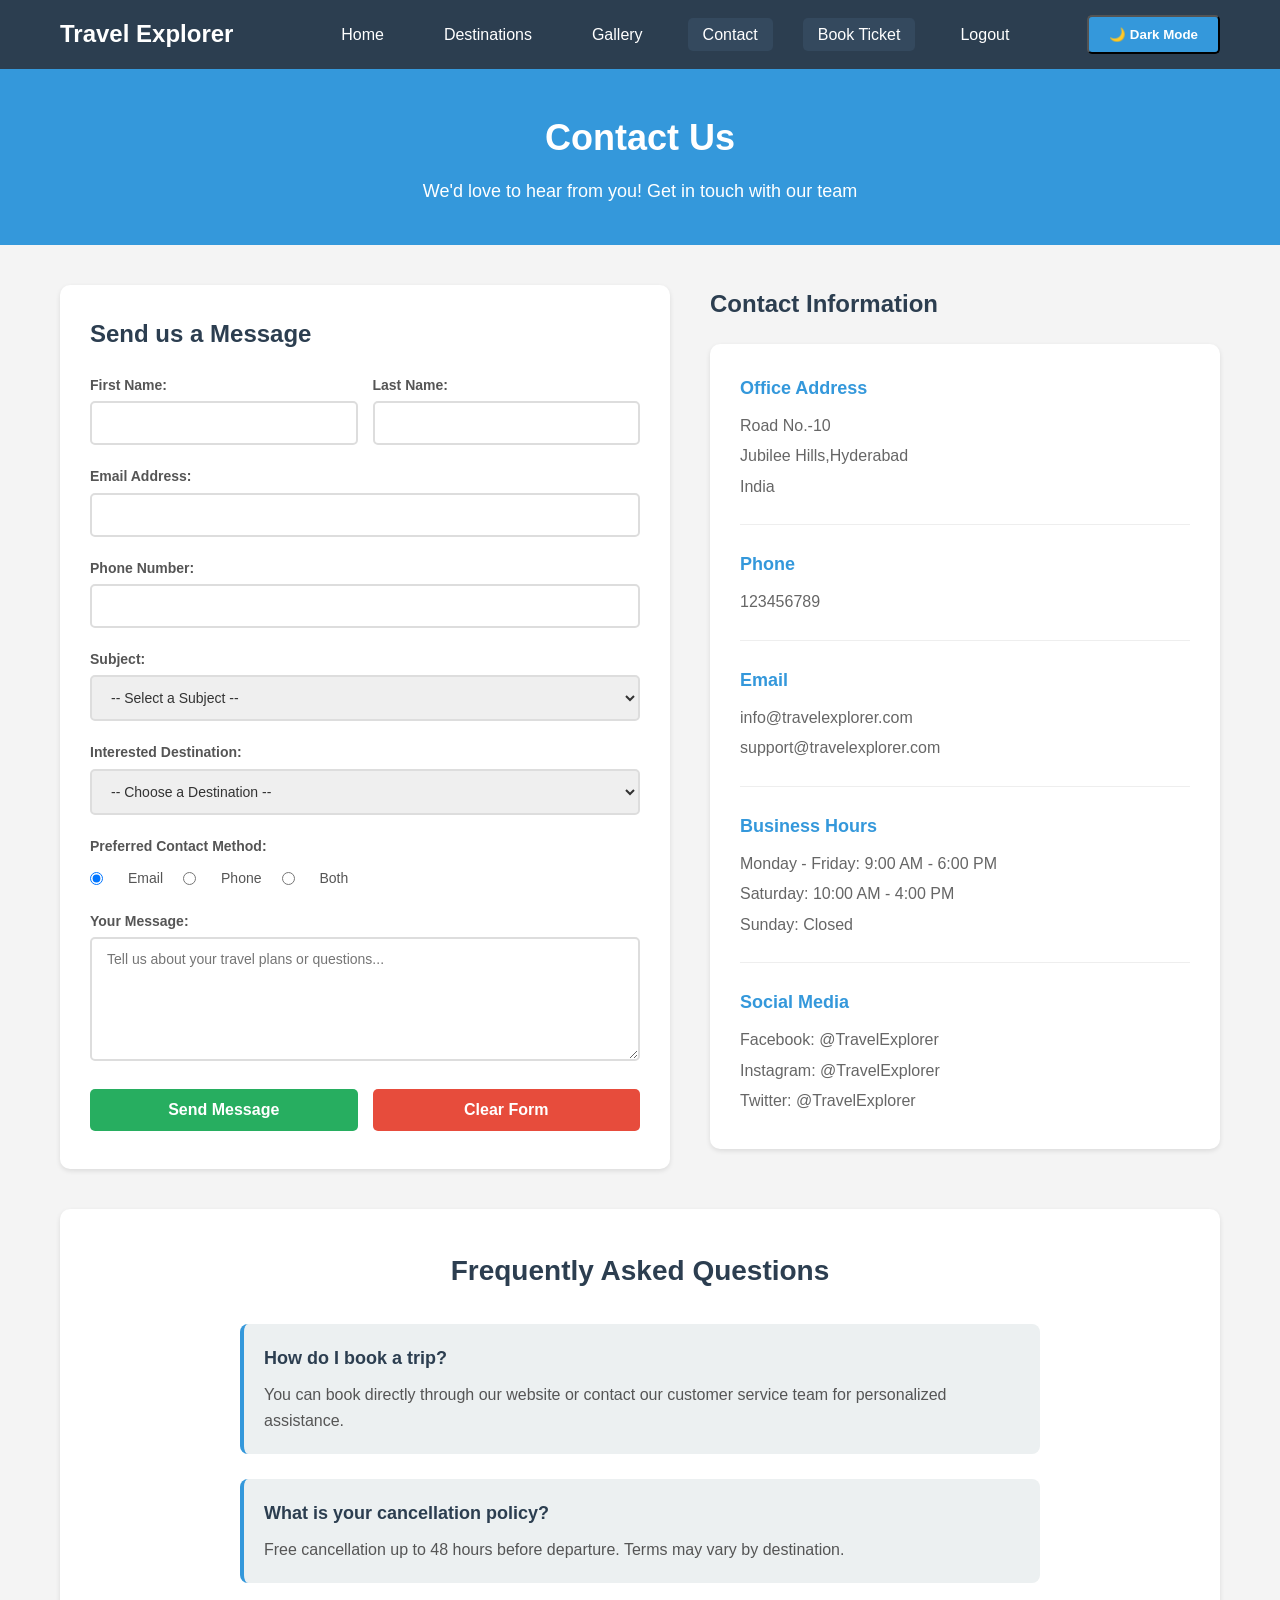
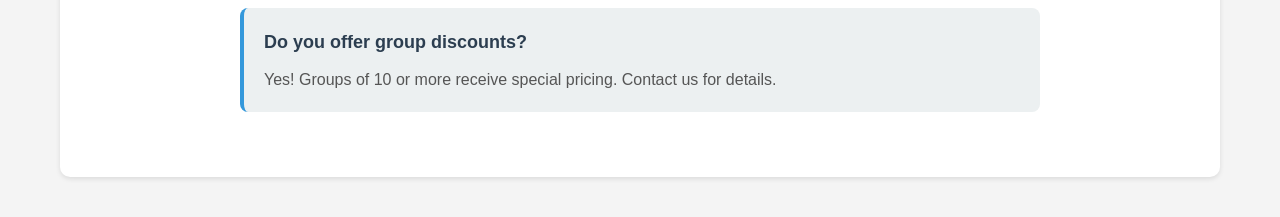
<file: contact.html>
<!DOCTYPE html>
<html lang="en">
<head>
    <meta charset="UTF-8">
    <meta name="viewport" content="width=device-width, initial-scale=1.0">
    <title>Travel Explorer - Contact Us</title>
    <link rel="stylesheet" href="styles.css">
</head>
<body>

    <div class="navbar">
        <div class="nav-container">
            <h2 class="nav-logo">Travel Explorer</h2>
            <ul class="nav-menu">
                <li><a href="home.html" class="nav-link">Home</a></li>
                <li><a href="destinations.html" class="nav-link">Destinations</a></li>
                <li><a href="gallery.html" class="nav-link">Gallery</a></li>
                <li><a href="contact.html" class="nav-link active">Contact</a></li>
                <li><a href="booking.html" class="nav-link active">Book Ticket</a></li>
                <li><a href="index.html" class="nav-link">Logout</a></li>
                
            </ul>
            <button id="darkModeToggle" class="btn">🌙 Dark Mode</button>
        </div>
    </div>


    <div class="page-header">
        <h1>Contact Us</h1>
        <p>We'd love to hear from you! Get in touch with our team</p>
    </div>


    <div class="container">
        <div class="contact-wrapper">
            <!-- Contact Form -->
            <div class="contact-form-section">
                <h2>Send us a Message</h2>
                <form id="contactForm" class="contact-form">
                    <div class="form-row">
                        <div class="form-group">
                            <label for="firstname">First Name:</label>
                            <input type="text" id="firstname" name="firstname" required>
                        </div>
                        <div class="form-group">
                            <label for="lastname">Last Name:</label>
                            <input type="text" id="lastname" name="lastname" required>
                        </div>
                    </div>

                    <div class="form-group">
                        <label for="email">Email Address:</label>
                        <input type="email" id="email" name="email" required>
                    </div>

                    <div class="form-group">
                        <label for="phone">Phone Number:</label>
                        <input type="tel" id="phone" name="phone" >
                    </div>

                    <div class="form-group">
                        <label for="subject">Subject:</label>
                        <select id="subject" name="subject" required>
                            <option value="">-- Select a Subject --</option>
                            <option value="general">General Inquiry</option>
                            <option value="booking">Booking Assistance</option>
                            <option value="feedback">Feedback</option>
                            <option value="complaint">Complaint</option>
                            <option value="other">Other</option>
                        </select>
                    </div>

                    <div class="form-group">
                        <label for="destination">Interested Destination:</label>
                        <select id="destination" name="destination">
                            <option value="">-- Choose a Destination --</option>
                            <option value="paris">Paris, France</option>
                            <option value="santorini">Santorini, Greece</option>
                            <option value="tokyo">Tokyo, Japan</option>
                            <option value="bali">Bali, Indonesia</option>
                            <option value="other">Other</option>
                        </select>
                    </div>

                    <div class="form-group">
                        <label>Preferred Contact Method:</label>
                        <div class="radio-group">
                            <input type="radio" id="contact-email" name="contact-method" value="email" checked>
                            <label for="contact-email">Email</label>
                            
                            <input type="radio" id="contact-phone" name="contact-method" value="phone">
                            <label for="contact-phone">Phone</label>
                            
                            <input type="radio" id="contact-both" name="contact-method" value="both">
                            <label for="contact-both">Both</label>
                        </div>
                    </div>

                    <div class="form-group">
                        <label for="message">Your Message:</label>
                        <textarea id="message" name="message" rows="6" placeholder="Tell us about your travel plans or questions..." required></textarea>
                    </div>

                    <div class="form-buttons">
                        <button type="submit" class="btn-submit">Send Message</button>
                        <button type="reset" class="btn-reset">Clear Form</button>
                    </div>
                </form>
            </div>

            <!-- Contact Information -->
            <div class="contact-info-section">
                <h2>Contact Information</h2>
                <div class="contact-details">
                    <div class="contact-item">
                        <h3>Office Address</h3>
                        <p>Road No.-10</p>
                        <p>Jubilee Hills,Hyderabad</p>
                        <p>India</p>
                    </div>

                    <div class="contact-item">
                        <h3>Phone</h3>
                        <p>123456789</p>
                        
                    </div>

                    <div class="contact-item">
                        <h3>Email</h3>
                        <p>info@travelexplorer.com</p>
                        <p>support@travelexplorer.com</p>
                    </div>

                    <div class="contact-item">
                        <h3>Business Hours</h3>
                        <p>Monday - Friday: 9:00 AM - 6:00 PM</p>
                        <p>Saturday: 10:00 AM - 4:00 PM</p>
                        <p>Sunday: Closed</p>
                    </div>

                    <div class="contact-item">
                        <h3>Social Media</h3>
                        <p>Facebook: @TravelExplorer</p>
                        <p>Instagram: @TravelExplorer</p>
                        <p>Twitter: @TravelExplorer</p>
                    </div>
                </div>

                
            </div>
        </div>

        <!-- FAQ Section -->
        <div class="faq-section">
            <h2>Frequently Asked Questions</h2>
            <div class="faq-list">
                <div class="faq-item">
                    <h4>How do I book a trip?</h4>
                    <p>You can book directly through our website or contact our customer service team for personalized assistance.</p>
                </div>
                <div class="faq-item">
                    <h4>What is your cancellation policy?</h4>
                    <p>Free cancellation up to 48 hours before departure. Terms may vary by destination.</p>
                </div>
                <div class="faq-item">
                    <h4>Do you offer group discounts?</h4>
                    <p>Yes! Groups of 10 or more receive special pricing. Contact us for details.</p>
                </div>
            </div>
        </div>
    </div>
    <script src="script.js"></script>
</body>
</html>
</file>
<file: styles.css>
* {
    margin: 0;
    padding: 0;
    box-sizing: border-box;
}

body {
    font-family: 'Arial', 'Helvetica', sans-serif;
    line-height: 1.6;
    color: #333;
    background-color: #f4f4f4;
}

/* ----- LOGIN PAGE STYLES ----- */

.login-container {
    width: 100%;
    height: 100vh;
    background: linear-gradient(135deg, #667eea 0%, #764ba2 100%);
    display: flex;
    align-items: center;
    justify-content: center;
    padding: 20px;
}

.login-box {
    background-color: white;
    width: 100%;
    max-width: 450px;
    padding: 40px;
    border-radius: 10px;
    box-shadow: 0 10px 25px rgba(0, 0, 0, 0.2);
    text-align: center;
}

.logo {
    width: 80px;
    height: 80px;
    border-radius: 50%;
    margin-bottom: 20px;
    border: 3px solid #667eea;
}

.login-box h1 {
    font-size: 28px;
    color: #333;
    margin-bottom: 10px;
    font-weight: bold;
}

.tagline {
    color: #666;
    font-size: 14px;
    margin-bottom: 30px;
}

.login-form {
    margin-top: 20px;
}

.form-group {
    margin-bottom: 20px;
    text-align: left;
}

.form-group label {
    display: block;
    margin-bottom: 5px;
    color: #555;
    font-weight: bold;
    font-size: 14px;
}

.form-group input[type="text"],
.form-group input[type="password"],
.form-group input[type="email"],
.form-group input[type="tel"],
.form-group select,
.form-group textarea {
    width: 100%;
    padding: 12px 15px;
    border: 2px solid #ddd;
    border-radius: 5px;
    font-size: 14px;
    font-family: 'Arial', sans-serif;
    color: #333;
}

.form-group input:focus,
.form-group select:focus,
.form-group textarea:focus {
    outline: none;
    border-color: #667eea;
}

.checkbox-group {
    display: flex;
    align-items: center;
    margin-bottom: 15px;
}

.checkbox-group input[type="checkbox"] {
    width: auto;
    margin-right: 8px;
}

.checkbox-group label {
    margin-bottom: 0;
    font-weight: normal;
}

.btn-login {
    width: 100%;
    padding: 12px;
    background-color: #667eea;
    color: white;
    border: none;
    border-radius: 5px;
    font-size: 16px;
    font-weight: bold;
    cursor: pointer;
    margin-top: 10px;
}

.btn-login:hover {
    background-color: #5568d3;
}

.links {
    margin-top: 20px;
    font-size: 14px;
}

.link {
    color: #667eea;
    text-decoration: none;
}

.link:hover {
    text-decoration: underline;
}

.separator {
    margin: 0 10px;
    color: #999;
}

/* ----- NAVIGATION BAR ----- */

.navbar {
    background-color: #2c3e50;
    padding: 0;
    box-shadow: 0 2px 5px rgba(0, 0, 0, 0.1);
}

.nav-container {
    max-width: 1200px;
    margin: 0 auto;
    display: flex;
    justify-content: space-between;
    align-items: center;
    padding: 15px 20px;
}

.nav-logo {
    color: white;
    font-size: 24px;
    font-weight: bold;
    margin: 0;
}

.nav-menu {
    list-style: none;
    display: flex;
    margin: 0;
    padding: 0;
}

.nav-menu li {
    margin-left: 30px;
}

.nav-link {
    color: white;
    text-decoration: none;
    font-size: 16px;
    padding: 8px 15px;
    border-radius: 5px;
}

.nav-link:hover,
.nav-link.active {
    background-color: #34495e;
}

/* ----- HERO SECTION ----- */

.hero {
    position: relative;
    width: 100%;
    height: 400px;
    overflow: hidden;
}

.hero-image {
    width: 100%;
    height: 100%;
    object-fit: cover;
}

.hero-text {
    position: absolute;
    top: 50%;
    left: 50%;
    transform: translate(-50%, -50%);
    text-align: center;
    color: white;
    width: 100%;
    padding: 20px;
}

.hero-text h1 {
    font-size: 48px;
    margin-bottom: 10px;
    text-shadow: 2px 2px 4px rgba(0, 0, 0, 0.7);
}

.hero-text p {
    font-size: 20px;
    text-shadow: 1px 1px 3px rgba(0, 0, 0, 0.7);
}

/* ----- CONTAINER ----- */

.container {
    max-width: 1200px;
    margin: 40px auto;
    padding: 0 20px;
}

/* ----- PAGE HEADER ----- */

.page-header {
    background-color: #3498db;
    color: white;
    padding: 40px 20px;
    text-align: center;
    margin-bottom: 40px;
}

.page-header h1 {
    font-size: 36px;
    margin-bottom: 10px;
}

.page-header p {
    font-size: 18px;
}

/* ----- SECTION TITLE ----- */

.section-title {
    text-align: center;
    font-size: 32px;
    color: #2c3e50;
    margin-bottom: 30px;
    font-weight: bold;
}

/* ----- CARD GRID ----- */

.card-grid {
    display: flex;
    flex-wrap: wrap;
    gap: 30px;
    margin-bottom: 40px;
}

.card {
    flex: 1 1 calc(33.333% - 20px);
    background-color: white;
    border-radius: 10px;
    overflow: hidden;
    box-shadow: 0 4px 6px rgba(0, 0, 0, 0.1);
    min-width: 280px;
}

.card img {
    width: 100%;
    height: 200px;
    object-fit: cover;
}

.card-content {
    padding: 20px;
}

.card-content h3 {
    font-size: 22px;
    color: #2c3e50;
    margin-bottom: 10px;
}

.card-content p {
    color: #666;
    margin-bottom: 15px;
    line-height: 1.5;
}

.btn {
    display: inline-block;
    padding: 10px 20px;
    background-color: #3498db;
    color: white;
    text-decoration: none;
    border-radius: 5px;
    font-weight: bold;
}

.btn:hover {
    background-color: #2980b9;
}

/* ----- ABOUT SECTION ----- */

.about-section {
    background-color: white;
    padding: 40px;
    border-radius: 10px;
    margin-top: 40px;
    box-shadow: 0 2px 5px rgba(0, 0, 0, 0.1);
}

.about-section h2 {
    text-align: center;
    font-size: 28px;
    color: #2c3e50;
    margin-bottom: 30px;
}

.features {
    display: flex;
    justify-content: space-around;
    flex-wrap: wrap;
    gap: 20px;
}

.feature-item {
    flex: 1 1 250px;
    text-align: center;
    padding: 20px;
}

.feature-item h3 {
    font-size: 20px;
    color: #3498db;
    margin-bottom: 10px;
}

.feature-item p {
    color: #666;
}

/* ----- DESTINATIONS DETAIL ----- */

.destination-detail {
    background-color: white;
    padding: 30px;
    border-radius: 10px;
    margin-bottom: 30px;
    box-shadow: 0 2px 5px rgba(0, 0, 0, 0.1);
}

.dest-image {
    width: 100%;
    height: 300px;
    object-fit: cover;
    border-radius: 8px;
    margin-bottom: 20px;
}

.dest-info h2 {
    font-size: 28px;
    color: #2c3e50;
    margin-bottom: 15px;
}

.dest-info p {
    color: #555;
    margin-bottom: 10px;
    line-height: 1.6;
}

.dest-info p strong {
    color: #2c3e50;
    font-weight: bold;
}

.description {
    margin: 20px 0;
    text-align: justify;
    line-height: 1.8;
}

.highlights {
    margin-top: 20px;
    padding: 20px;
    background-color: #ecf0f1;
    border-radius: 5px;
}

.highlights h4 {
    color: #2c3e50;
    margin-bottom: 10px;
    font-size: 18px;
}

.highlights ul {
    list-style-position: inside;
    color: #555;
}

.highlights ul li {
    margin-bottom: 8px;
    padding-left: 10px;
}

.divider {
    border: none;
    border-top: 2px solid #ddd;
    margin: 40px 0;
}

/* ----- GALLERY ----- */

.gallery-grid {
    display: flex;
    flex-wrap: wrap;
    gap: 20px;
    margin-bottom: 40px;
}

.gallery-item {
    flex: 1 1 calc(25% - 15px);
    background-color: white;
    border-radius: 8px;
    overflow: hidden;
    box-shadow: 0 3px 6px rgba(0, 0, 0, 0.1);
    min-width: 250px;
}

.gallery-item img {
    width: 100%;
    height: 200px;
    object-fit: cover;
}

.gallery-caption {
    padding: 15px;
    text-align: center;
}

.gallery-caption h3 {
    font-size: 16px;
    color: #2c3e50;
    margin-bottom: 5px;
}

.gallery-caption p {
    font-size: 14px;
    color: #777;
}

/* ----- GALLERY STATS ----- */

.gallery-stats {
    background-color: #3498db;
    color: white;
    padding: 40px;
    border-radius: 10px;
    text-align: center;
}

.gallery-stats h2 {
    font-size: 32px;
    margin-bottom: 30px;
}

.stats-container {
    display: flex;
    justify-content: space-around;
    flex-wrap: wrap;
    gap: 20px;
}

.stat-box {
    flex: 1 1 200px;
    padding: 20px;
}

.stat-box h3 {
    font-size: 42px;
    font-weight: bold;
    margin-bottom: 10px;
}

.stat-box p {
    font-size: 16px;
}

/* ----- CONTACT PAGE ----- */

.contact-wrapper {
    display: flex;
    gap: 40px;
    flex-wrap: wrap;
    margin-bottom: 40px;
}

.contact-form-section {
    flex: 1 1 500px;
    background-color: white;
    padding: 30px;
    border-radius: 10px;
    box-shadow: 0 2px 5px rgba(0, 0, 0, 0.1);
}

.contact-form-section h2 {
    font-size: 24px;
    color: #2c3e50;
    margin-bottom: 20px;
}

.contact-form {
    margin-top: 20px;
}

.form-row {
    display: flex;
    gap: 15px;
    flex-wrap: wrap;
}

.form-row .form-group {
    flex: 1 1 calc(50% - 8px);
    min-width: 200px;
}

.radio-group {
    display: flex;
    gap: 20px;
    align-items: center;
    margin-top: 10px;
}

.radio-group input[type="radio"] {
    width: auto;
    margin-right: 5px;
}

.radio-group label {
    font-weight: normal;
    margin-bottom: 0;
}

.form-buttons {
    display: flex;
    gap: 15px;
    margin-top: 20px;
}

.btn-submit,
.btn-reset {
    flex: 1;
    padding: 12px 20px;
    border: none;
    border-radius: 5px;
    font-size: 16px;
    font-weight: bold;
    cursor: pointer;
}

.btn-submit {
    background-color: #27ae60;
    color: white;
}

.btn-submit:hover {
    background-color: #229954;
}

.btn-reset {
    background-color: #e74c3c;
    color: white;
}

.btn-reset:hover {
    background-color: #c0392b;
}

/* ----- CONTACT INFO ----- */

.contact-info-section {
    flex: 1 1 400px;
}

.contact-info-section h2 {
    font-size: 24px;
    color: #2c3e50;
    margin-bottom: 20px;
}

.contact-details {
    background-color: white;
    padding: 30px;
    border-radius: 10px;
    box-shadow: 0 2px 5px rgba(0, 0, 0, 0.1);
    margin-bottom: 20px;
}

.contact-item {
    margin-bottom: 25px;
    padding-bottom: 20px;
    border-bottom: 1px solid #eee;
}

.contact-item:last-child {
    border-bottom: none;
    margin-bottom: 0;
    padding-bottom: 0;
}

.contact-item h3 {
    font-size: 18px;
    color: #3498db;
    margin-bottom: 10px;
}

.contact-item p {
    color: #666;
    margin-bottom: 5px;
    line-height: 1.6;
}

.map-placeholder {
    background-color: white;
    padding: 20px;
    border-radius: 10px;
    box-shadow: 0 2px 5px rgba(0, 0, 0, 0.1);
    text-align: center;
}

.map-placeholder img {
    width: 100%;
    height: 250px;
    object-fit: cover;
    border-radius: 5px;
    margin-bottom: 10px;
}

.map-caption {
    color: #666;
    font-size: 14px;
    font-style: italic;
}

/* ----- FAQ SECTION ----- */

.faq-section {
    background-color: white;
    padding: 40px;
    border-radius: 10px;
    box-shadow: 0 2px 5px rgba(0, 0, 0, 0.1);
}

.faq-section h2 {
    font-size: 28px;
    color: #2c3e50;
    margin-bottom: 30px;
    text-align: center;
}

.faq-list {
    max-width: 800px;
    margin: 0 auto;
}

.faq-item {
    margin-bottom: 25px;
    padding: 20px;
    background-color: #ecf0f1;
    border-radius: 8px;
    border-left: 4px solid #3498db;
}

.faq-item h4 {
    font-size: 18px;
    color: #2c3e50;
    margin-bottom: 10px;
}

.faq-item p {
    color: #555;
    line-height: 1.6;
}

/* ----- FOOTER ----- */

.footer {
    background-color: #2c3e50;
    color: white;
    padding: 30px 20px;
    text-align: center;
    margin-top: 40px;
}

.footer p {
    margin-bottom: 10px;
}

.footer p:last-child {
    margin-bottom: 0;
}

/* ----- RESPONSIVE DESIGN ----- */

@media screen and (max-width: 768px) {
    .nav-container {
        flex-direction: column;
    }
    
    .nav-menu {
        margin-top: 15px;
    }
    
    .nav-menu li {
        margin: 0 10px;
    }
    
    .hero-text h1 {
        font-size: 32px;
    }
    
    .card {
        flex: 1 1 100%;
    }
    
    .gallery-item {
        flex: 1 1 calc(50% - 10px);
    }
    
    .contact-wrapper {
        flex-direction: column;
    }
    
    .form-row {
        flex-direction: column;
    }
    
    .form-buttons {
        flex-direction: column;
    }
}

@media screen and (max-width: 480px) {
    .gallery-item {
        flex: 1 1 100%;
    }
    
    .stats-container {
        flex-direction: column;
    }
}

/* DARK MODE */
body.dark {
    background-color: #121212;
    color: #ffffff;
}

body.dark .navbar,
body.dark .footer {
    background-color: #1e1e1e;
}

body.dark .card,
body.dark .about-section,
body.dark .contact-form-section,
body.dark .contact-details,
body.dark .faq-section,
body.dark .destination-detail {
    background-color: #1e1e1e;
    color: white;
}

body.dark .page-header {
    background-color: #222;
}

body.dark input,
body.dark select,
body.dark textarea {
    background-color: #333;
    color: white;
    border: 1px solid #555;
}
/* BOOKING PAGE */
.booking-wrapper {
    display: flex;
    gap: 40px;
    flex-wrap: wrap;
}

.booking-form {
    flex: 1;
    min-width: 300px;
}

.ticket-result {
    flex: 1;
    min-width: 300px;
    background: #f4f4f4;
    padding: 20px;
    border-radius: 10px;
}

/* DARK MODE SUPPORT */
body.dark .ticket-result {
    background: #222;
}







.booking-grid {
    display: flex;
    gap: 30px;
}

.left-panel {
    flex: 1;
}

.right-panel {
    flex: 1;
    display: flex;
    flex-direction: column;
    gap: 20px;
}

/* Destination cards */
.destination-cards {
    display: grid;
    grid-template-columns: repeat(2, 1fr);
    gap: 15px;
    margin-bottom: 20px;
}

.dest-card {
    background: white;
    padding: 10px;
    border-radius: 10px;
    cursor: pointer;
    border: 2px solid transparent;
}

.dest-card img {
    width: 100%;
    border-radius: 10px;
}

.dest-card.active {
    border: 2px solid #3498db;
}

/* Inputs */
#ticketForm input {
    width: 100%;
    padding: 10px;
    margin: 10px 0;
}

.input-row {
    display: flex;
    gap: 10px;
}

/* Right cards */
.card-box {
    background: white;
    padding: 20px;
    border-radius: 10px;
}

body.dark .card-box {
    background: #1e1e1e;
}
</file>
